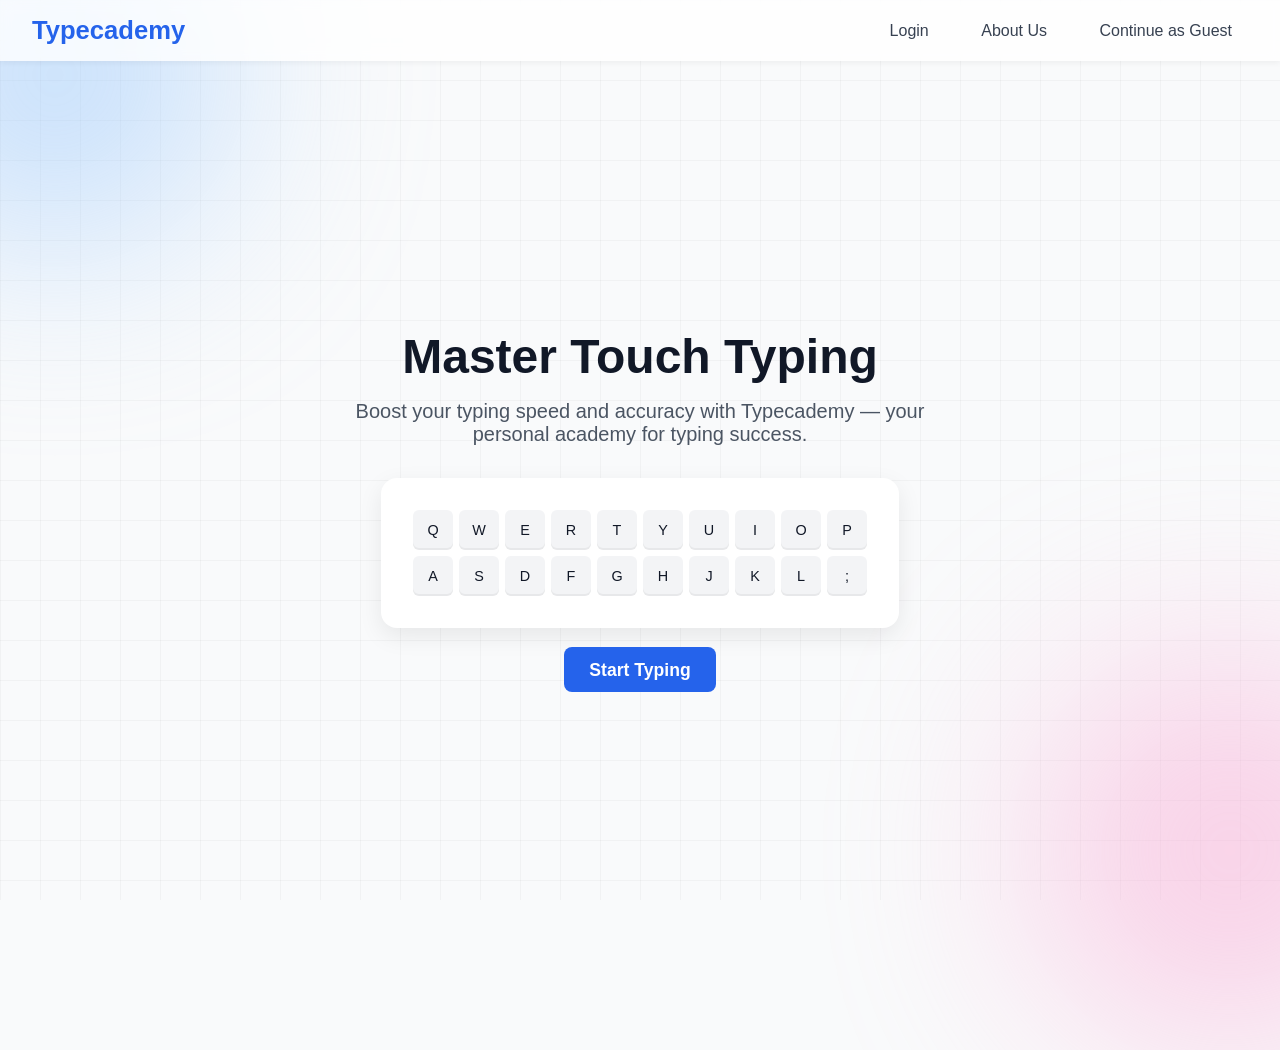
<file: index.html>
<!DOCTYPE html>
<html lang="en">
<head>
  <meta charset="UTF-8">
  <meta name="viewport" content="width=device-width, initial-scale=1.0">
  <title>Typecademy</title>
  <style>
    /* Reset */
    * {
        margin: 0;
        padding: 0;
        box-sizing: border-box;
        font-family: "Inter", "Segoe UI", sans-serif;
    }

    body {
        background: #f9fafb;
        color: #111827;
        display: flex;
        flex-direction: column;
        min-height: 100vh;
        position: relative;
        overflow-x: hidden;
    }

    /* Background grid pattern */
    body::before {
        content: "";
        position: absolute;
        inset: 0;
        background-image: 
        linear-gradient(to right, rgba(0,0,0,0.03) 1px, transparent 1px),
        linear-gradient(to bottom, rgba(0,0,0,0.03) 1px, transparent 1px);
        background-size: 40px 40px;
        z-index: 0;
    }

    /* Gradient blobs */
    .blob {
        position: absolute;
        border-radius: 50%;
        filter: blur(100px);
        opacity: 0.5;
        z-index: 0;
    }
    .blob1 {
        width: 350px;
        height: 350px;
        background: #93c5fd;
        top: -100px;
        left: -120px;
    }
    .blob2 {
        width: 400px;
        height: 400px;
        background: #f9a8d4;
        bottom: -150px;
        right: -150px;
    }

    /* Navbar */
    nav {
        width: 100%;
        padding: 1rem 2rem;
        display: flex;
        justify-content: space-between;
        align-items: center;
        background: #ffffffcc;
        backdrop-filter: blur(6px);
        box-shadow: 0 2px 6px rgba(0,0,0,0.05);
        position: sticky;
        top: 0;
        z-index: 10;
    }

    nav .logo {
        font-size: 1.6rem;
        font-weight: 700;
        color: #2563eb;
    }

    nav .nav-links a {
        margin-left: 1rem;
        text-decoration: none;
        color: #374151;
        padding: 0.5rem 1rem;
        border-radius: 6px;
        transition: background 0.2s ease;
        cursor: pointer;
    }

    nav .nav-links a:hover {
        background: #f3f4f6;
    }

    /* Hero */
    .hero {
        flex: 1;
        display: flex;
        flex-direction: column;
        justify-content: center;
        align-items: center;
        text-align: center;
        padding: 3rem;
        padding-bottom: 0;
        position: relative;
        z-index: 1;
    }

    .hero h1 {
        font-size: 3rem;
        font-weight: 800;
        color: #111827;
        margin-bottom: 1rem;
    }

    .hero p {
        font-size: 1.25rem;
        color: #4b5563;
        max-width: 600px;
        margin-bottom: 2rem;
    }
    .warning {
        flex: 1;
        display: flex;
        flex-direction: column;
        justify-content: start;
        align-items: center;
        padding: 0rem;
        position: relative;
        z-index: 1;
        font-size: 1.5rem;
        color: #c2c802;
    }

    /* Keyboard Card */
    .keyboard-card {
        background: white;
        border-radius: 1rem;
        padding: 2rem;
        box-shadow: 0 8px 24px rgba(0,0,0,0.08);
        display: inline-block;
    }

    .keyboard {
        display: grid;
        grid-template-columns: repeat(10, 40px);
        gap: 6px;
        justify-content: center;
    }

    .key {
        background: #f3f4f6;
        border-radius: 6px;
        height: 40px;
        display: flex;
        justify-content: center;
        align-items: center;
        font-size: 0.9rem;
        color: #111827;
        box-shadow: inset 0 -2px 0 rgba(0,0,0,0.05);
    }

    /* CTA Button */
    .cta {
        margin-top: 2rem;
    }

    .cta a {
        text-decoration: none;
        background: #2563eb;
        color: white;
        padding: 0.8rem 1.6rem;
        border-radius: 8px;
        font-size: 1.1rem;
        font-weight: 600;
        transition: background 0.2s ease;
    }

    .cta a:hover {
        background: #1e40af;
    }

    /* Modal */
    .modal {
        position: fixed;
        inset: 0;
        background: rgba(0,0,0,0.5);
        display: flex;
        justify-content: center;
        align-items: center;
        visibility: hidden;
        opacity: 0;
        transition: opacity 0.3s ease;
        z-index: 20;
    }

    .modal.active {
        visibility: visible;
        opacity: 1;
    }

    .modal-content {
        background: white;
        padding: 2rem;
        border-radius: 1rem;
        max-width: 400px;
        text-align: center;
        box-shadow: 0 8px 24px rgba(0,0,0,0.2);
    }

    .modal-content p {
        margin-bottom: 1.5rem;
        font-size: 1.1rem;
        color: #374151;
    }

    .modal-buttons {
        display: flex;
        justify-content: center;
        gap: 1rem;
    }

    .modal-buttons button {
        padding: 0.6rem 1.2rem;
        border: none;
        border-radius: 6px;
        font-size: 1rem;
        font-weight: 600;
        cursor: pointer;
        transition: background 0.2s ease;
    }

    .btn-continue {
        background: #2563eb;
        color: white;
    }
    .btn-continue:hover {
        background: #1e40af;
    }

    .btn-back {
        background: #e5e7eb;
        color: #111827;
    }
    .btn-back:hover {
        background: #d1d5db;
    }
    /* Responsive */
    @media (max-width: 768px) {
        .hero h1 {
        font-size: 2.2rem;
        }
        .keyboard {
        grid-template-columns: repeat(6, 40px);
        }
    }
  </style>
</head>
<body>
  <!-- Background blobs -->
  <div class="blob blob1"></div>
  <div class="blob blob2"></div>

  <!-- Navbar -->
  <nav>
    <div class="logo">Typecademy</div>
    <div class="nav-links">
        <a href="./pages/login.html">Login</a>
        <a href="about_us.html">About Us</a>
        <a id="guest-btn">Continue as Guest</a>
    </div>
  </nav>

  <!-- Hero Section -->
  <div class="hero">
    <h1>Master Touch Typing</h1>
    <p>Boost your typing speed and accuracy with Typecademy — your personal academy for typing success.</p>

    <!-- Keyboard Illustration -->
    <div class="keyboard-card">
        <div class="keyboard">
        <div class="key">Q</div>
        <div class="key">W</div>
        <div class="key">E</div>
        <div class="key">R</div>
        <div class="key">T</div>
        <div class="key">Y</div>
        <div class="key">U</div>
        <div class="key">I</div>
        <div class="key">O</div>
        <div class="key">P</div>
        <div class="key">A</div>
        <div class="key">S</div>
        <div class="key">D</div>
        <div class="key">F</div>
        <div class="key">G</div>
        <div class="key">H</div>
        <div class="key">J</div>
        <div class="key">K</div>
        <div class="key">L</div>
        <div class="key">;</div>
        </div>
    </div>
    

    <!-- Call to Action -->
    <div class="cta">
        <a href="./pages/typing.html" id="guest-cta">Start Typing</a>
    </div>
  </div>

  <!-- Modal -->
  <div class="modal" id="guest-modal">
    <div class="modal-content">
        <p>Progress might not save if you continue as a guest. Are you sure you don't want to log in?</p>
        <div class="modal-buttons">
        <button class="btn-continue" id="continue-btn">Continue</button>
        <button class="btn-back" id="back-btn">Go Back</button>
        </div>
    </div>
  </div>

  <script>
    const guestBtn = document.getElementById("guest-btn");
    const guestCta = document.getElementById("guest-cta");
    const modal = document.getElementById("guest-modal");
    const continueBtn = document.getElementById("continue-btn");
    const backBtn = document.getElementById("back-btn");

    // Show modal when clicking guest links
    guestBtn.addEventListener("click", () => {
        modal.classList.add("active");
    });
    guestCta.addEventListener("click", (e) => {
        e.preventDefault();
        modal.classList.add("active");
    });

    // Continue -> go to typing.html
    continueBtn.addEventListener("click", () => {
        window.location.href = "./pages/typing.html";
    });

    // Go Back -> close modal
    backBtn.addEventListener("click", () => {
        modal.classList.remove("active");
    });
  </script>
</body>
</html>
</file>
